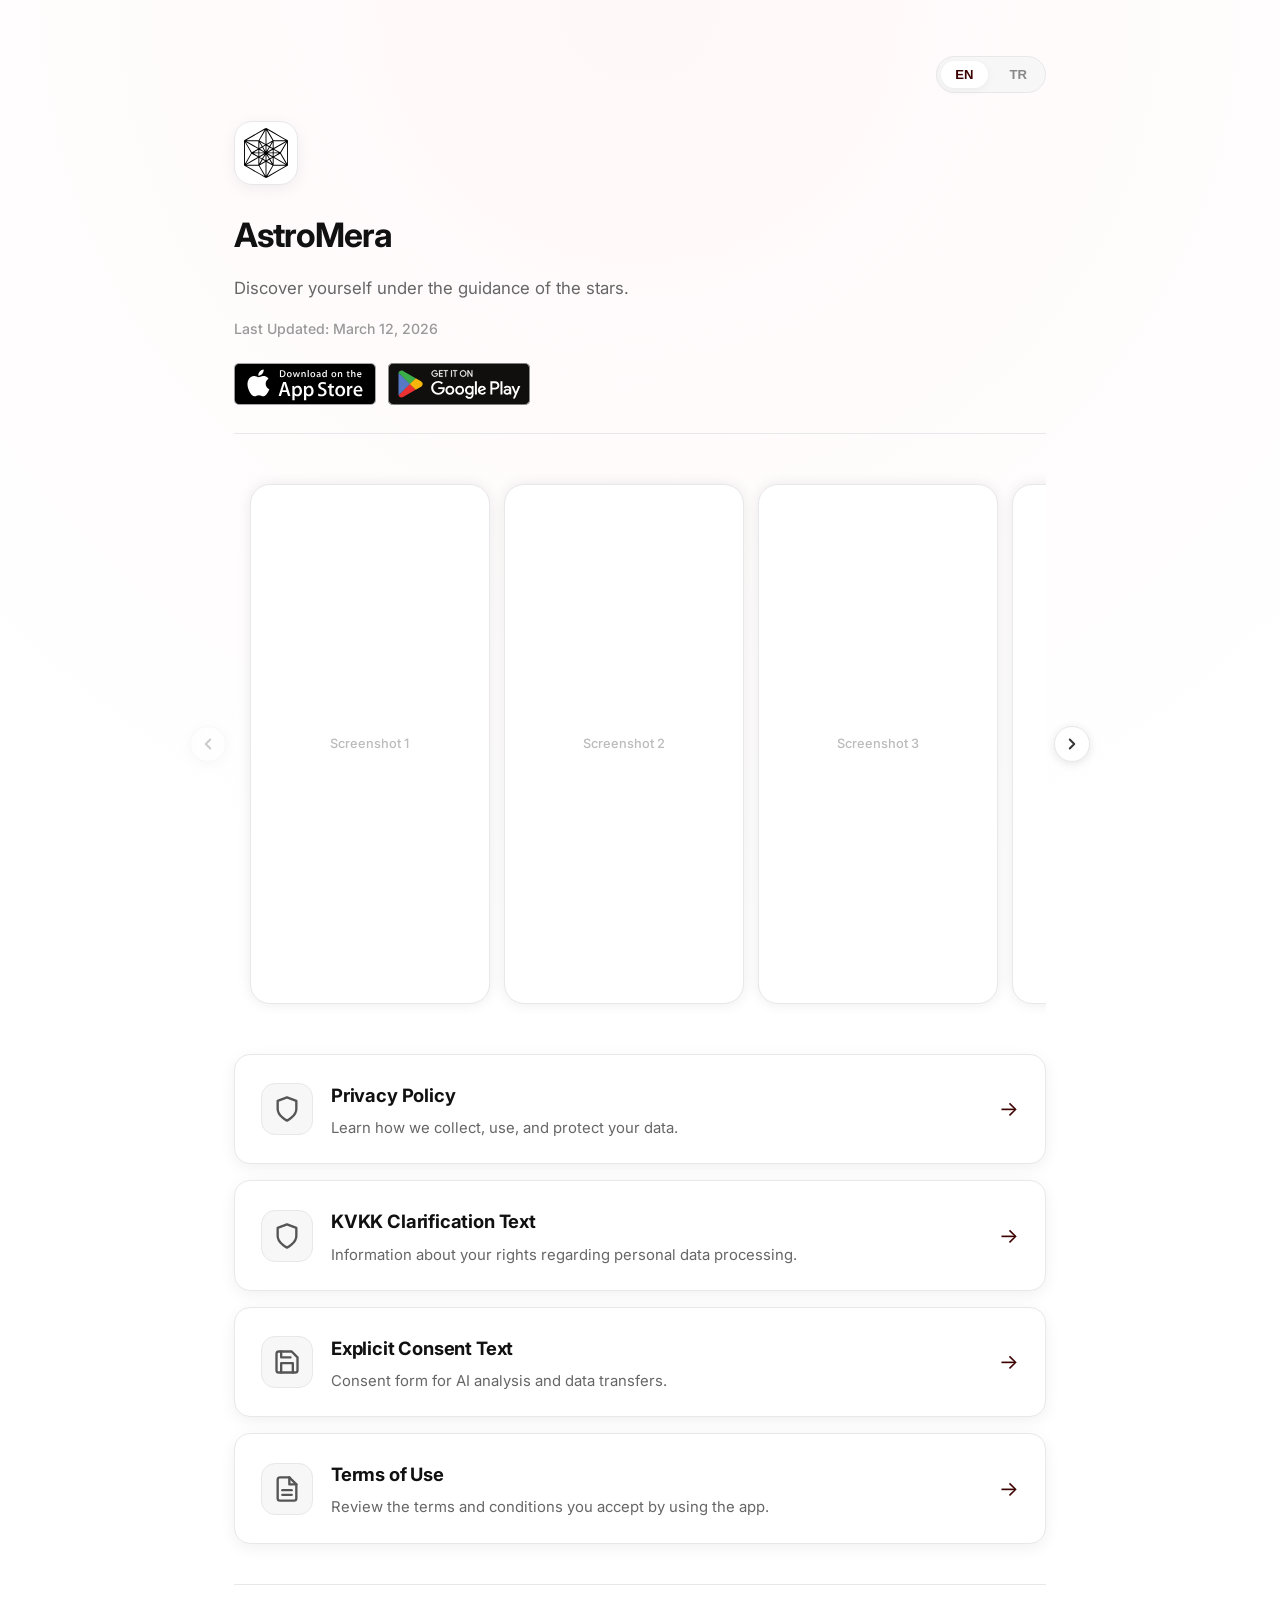
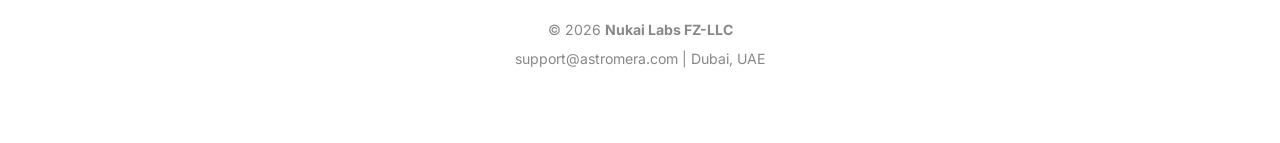
<file: index.html>
<!DOCTYPE html>
<html lang="en">

<head>
    <meta charset="UTF-8">
    <meta name="viewport" content="width=device-width, initial-scale=1.0">
    <meta name="description" content="AstroMera – Gizlilik Politikası ve Kullanım Koşulları.">
    <meta name="theme-color" content="#fff2f4">
    <title>AstroMera – Legal</title>
    <link rel="preconnect" href="https://fonts.googleapis.com">
    <link rel="preconnect" href="https://fonts.gstatic.com" crossorigin>
    <link href="https://fonts.googleapis.com/css2?family=Inter:wght@400;500;600;700&display=swap" rel="stylesheet">
    <link rel="stylesheet" href="style.css">
</head>

<body>

    <div class="container">

        <nav class="breadcrumb">
            <div></div> <!-- Spacer -->
            <div class="lang-switcher">
                <button class="lang-btn" data-lang="en">EN</button>
                <button class="lang-btn" data-lang="tr">TR</button>
            </div>
        </nav>

        <!-- Hero -->
        <header class="hero">
            <div class="app-icon">
                <img src="images/logo.svg" alt="AstroMera Icon">
            </div>
            <h1 class="app-name">AstroMera</h1>
            <p class="short-desc tr-only">Yıldızların rehberliğinde kendinizi keşfedin.</p>
            <p class="short-desc en-only">Discover yourself under the guidance of the stars.</p>
            
            <div class="last-updated tr-only">Son Güncelleme: <time datetime="2026-03-12">12 Mart 2026</time></div>
            <div class="last-updated en-only">Last Updated: <time datetime="2026-03-12">March 12, 2026</time></div>

            <!-- Mağaza Butonları -->
            <div class="store-badges">
                <a href="https://apps.apple.com/your-app-link" target="_blank" rel="noopener" class="badge-link"
                    aria-label="App Store'dan indir">
                    <img src="images/app-store-badge.svg" alt="Download on the App Store" class="badge-img">
                </a>
                <a href="https://play.google.com/store/apps/your-app-link" target="_blank" rel="noopener"
                    class="badge-link" aria-label="Google Play'den indir">
                    <img src="images/google-play-badge.svg" alt="Get it on Google Play"
                        class="badge-img badge-img--play">
                </a>
            </div>
        </header>

        <!-- Mağaza Ekran Görüntüsü -->
        <section class="screenshots-section" aria-label="Ekran görüntüleri">
            <div class="carousel-wrapper">
                <button class="carousel-btn carousel-btn--prev" id="prevBtn" aria-label="Önceki">
                    <svg xmlns="http://www.w3.org/2000/svg" width="18" height="18" viewBox="0 0 24 24" fill="none"
                        stroke="currentColor" stroke-width="2.5" stroke-linecap="round" stroke-linejoin="round">
                        <polyline points="15 18 9 12 15 6"></polyline>
                    </svg>
                </button>

                <div class="carousel-track-outer">
                    <div class="carousel-track" id="carouselTrack">
                        <div class="screenshot-slot">
                            <div class="screenshot-label tr-only">Ekran Görüntüsü 1</div>
                            <div class="screenshot-label en-only">Screenshot 1</div>
                        </div>
                        <div class="screenshot-slot">
                            <div class="screenshot-label tr-only">Ekran Görüntüsü 2</div>
                            <div class="screenshot-label en-only">Screenshot 2</div>
                        </div>
                        <div class="screenshot-slot">
                            <div class="screenshot-label tr-only">Ekran Görüntüsü 3</div>
                            <div class="screenshot-label en-only">Screenshot 3</div>
                        </div>
                        <div class="screenshot-slot">
                            <div class="screenshot-label tr-only">Ekran Görüntüsü 4</div>
                            <div class="screenshot-label en-only">Screenshot 4</div>
                        </div>
                        <div class="screenshot-slot">
                            <div class="screenshot-label tr-only">Ekran Görüntüsü 5</div>
                            <div class="screenshot-label en-only">Screenshot 5</div>
                        </div>
                        <div class="screenshot-slot">
                            <div class="screenshot-label tr-only">Ekran Görüntüsü 6</div>
                            <div class="screenshot-label en-only">Screenshot 6</div>
                        </div>
                    </div>
                </div>

                <button class="carousel-btn carousel-btn--next" id="nextBtn" aria-label="Sonraki">
                    <svg xmlns="http://www.w3.org/2000/svg" width="18" height="18" viewBox="0 0 24 24" fill="none"
                        stroke="currentColor" stroke-width="2.5" stroke-linecap="round" stroke-linejoin="round">
                        <polyline points="9 18 15 12 9 6"></polyline>
                    </svg>
                </button>
            </div>
        </section>

        <script src="script.js"></script>

        <!-- Legal Kartlar -->
        <main>
            <div class="legal-cards">

                <a href="privacy.html" class="legal-card">
                    <div class="card-icon">
                        <svg xmlns="http://www.w3.org/2000/svg" width="28" height="28" viewBox="0 0 24 24" fill="none"
                            stroke="currentColor" stroke-width="2" stroke-linecap="round" stroke-linejoin="round">
                            <path d="M12 22s8-4 8-10V5l-8-3-8 3v7c0 6 8 10 8 10z"></path>
                        </svg>
                    </div>
                    <div class="card-text">
                        <h2 class="tr-only">Gizlilik Politikası</h2>
                        <h2 class="en-only">Privacy Policy</h2>
                        <p class="tr-only">Verilerinizi nasıl topladığımızı ve koruduğumuzu öğrenin.</p>
                        <p class="en-only">Learn how we collect, use, and protect your data.</p>
                    </div>
                    <div class="card-arrow">→</div>
                </a>

                <a href="kvkk.html" class="legal-card">
                    <div class="card-icon">
                        <svg xmlns="http://www.w3.org/2000/svg" width="28" height="28" viewBox="0 0 24 24" fill="none"
                            stroke="currentColor" stroke-width="2" stroke-linecap="round" stroke-linejoin="round">
                            <path d="M12 22s8-4 8-10V5l-8-3-8 3v7c0 6 8 10 8 10z"></path>
                        </svg>
                    </div>
                    <div class="card-text">
                        <h2 class="tr-only">KVKK Aydınlatma Metni</h2>
                        <h2 class="en-only">KVKK Clarification Text</h2>
                        <p class="tr-only">Kişisel verilerinizin işlenmesi ile ilgili haklarınız hakkında bilgi edinin.</p>
                        <p class="en-only">Information about your rights regarding personal data processing.</p>
                    </div>
                    <div class="card-arrow">→</div>
                </a>

                <a href="consent.html" class="legal-card">
                    <div class="card-icon">
                        <svg xmlns="http://www.w3.org/2000/svg" width="28" height="28" viewBox="0 0 24 24" fill="none"
                            stroke="currentColor" stroke-width="2" stroke-linecap="round" stroke-linejoin="round">
                            <path d="M19 21H5a2 2 0 0 1-2-2V5a2 2 0 0 1 2-2h11l5 5v11a2 2 0 0 1-2 2z"></path>
                            <polyline points="17 21 17 13 7 13 7 21"></polyline>
                            <polyline points="7 3 7 8 15 8"></polyline>
                        </svg>
                    </div>
                    <div class="card-text">
                        <h2 class="tr-only">Açık Rıza Metni</h2>
                        <h2 class="en-only">Explicit Consent Text</h2>
                        <p class="tr-only">Yapay zeka analizleri ve veri aktarımı için onay formunuzu inceleyin.</p>
                        <p class="en-only">Consent form for AI analysis and data transfers.</p>
                    </div>
                    <div class="card-arrow">→</div>
                </a>

                <a href="terms.html" class="legal-card">
                    <div class="card-icon">
                        <svg xmlns="http://www.w3.org/2000/svg" width="28" height="28" viewBox="0 0 24 24" fill="none"
                            stroke="currentColor" stroke-width="2" stroke-linecap="round" stroke-linejoin="round">
                            <path d="M14 2H6a2 2 0 0 0-2 2v16a2 2 0 0 0 2 2h12a2 2 0 0 0 2-2V8z"></path>
                            <polyline points="14 2 14 8 20 8"></polyline>
                            <line x1="16" y1="13" x2="8" y2="13"></line>
                            <line x1="16" y1="17" x2="8" y2="17"></line>
                        </svg>
                    </div>
                    <div class="card-text">
                        <h2 class="tr-only">Kullanım Koşulları</h2>
                        <h2 class="en-only">Terms of Use</h2>
                        <p class="tr-only">Uygulamayı kullanarak kabul ettiğiniz şartları inceleyin.</p>
                        <p class="en-only">Review the terms and conditions you accept by using the app.</p>
                    </div>
                    <div class="card-arrow">→</div>
                </a>

            </div>
        </main>

        <!-- Footer -->
        <footer class="site-footer">
            <p>&copy; 2026 <strong>Nukai Labs FZ-LLC</strong></p>
            <p class="tr-only"><a href="mailto:support@astromera.com">support@astromera.com</a> | Dubai, UAE</p>
            <p class="en-only"><a href="mailto:support@astromera.com">support@astromera.com</a> | Dubai, UAE</p>
        </footer>

    </div>

</body>

</html>
</file>
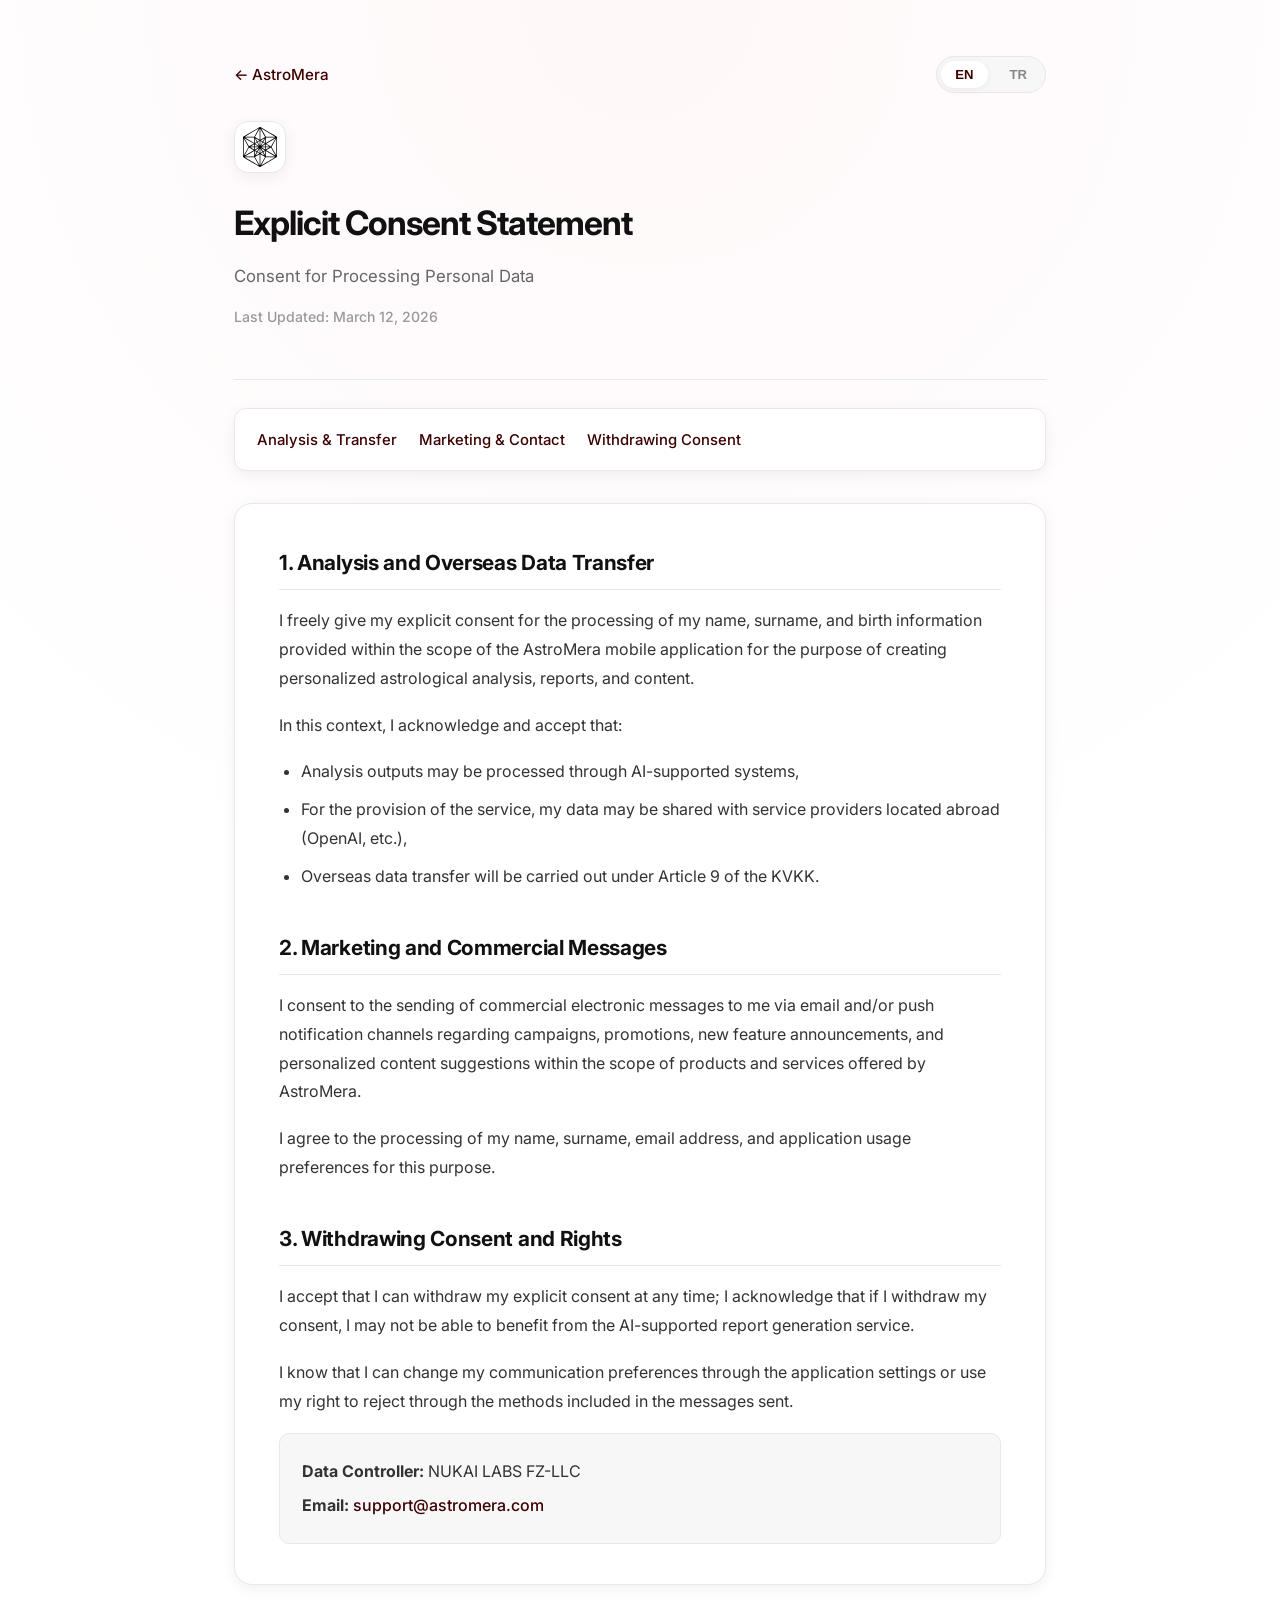
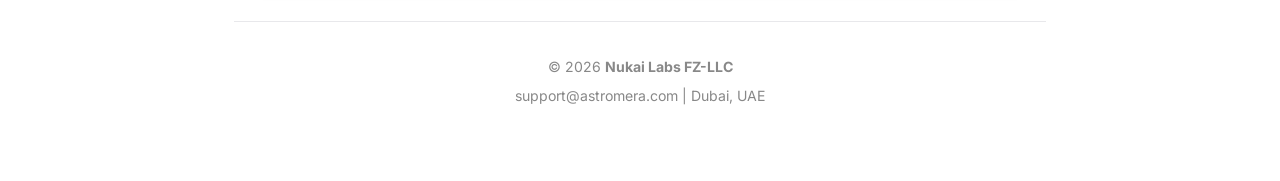
<file: consent.html>
<!DOCTYPE html>
<html lang="en">

<head>
    <meta charset="UTF-8">
    <meta name="viewport" content="width=device-width, initial-scale=1.0">
    <meta name="description"
        content="AstroMera Açık Rıza Beyanı – Yapay zeka analizleri ve veri aktarımı onay formunu inceleyin.">
    <meta name="theme-color" content="#fff2f4">
    <title>Explicit Consent – AstroMera</title>
    <link rel="preconnect" href="https://fonts.googleapis.com">
    <link rel="preconnect" href="https://fonts.gstatic.com" crossorigin>
    <link href="https://fonts.googleapis.com/css2?family=Inter:wght@400;500;600;700&display=swap" rel="stylesheet">
    <link rel="stylesheet" href="style.css">
</head>

<body>

    <div class="container">

        <!-- Back -->
        <nav class="breadcrumb" aria-label="Breadcrumb">
            <a href="index.html" class="tr-only">← AstroMera</a>
            <a href="index.html" class="en-only">← AstroMera</a>
            <div class="lang-switcher">
                <button class="lang-btn" data-lang="en">EN</button>
                <button class="lang-btn" data-lang="tr">TR</button>
            </div>
        </nav>

        <!-- Hero -->
        <header class="hero hero--sub">
            <div class="app-icon">
                <img src="images/logo.svg" alt="AstroMera Icon">
            </div>
            <h1 class="app-name tr-only">Açık Rıza Beyanı</h1>
            <h1 class="app-name en-only">Explicit Consent Statement</h1>
            <p class="short-desc tr-only">Kişisel Verilerin İşlenmesine İlişkin Onay</p>
            <p class="short-desc en-only">Consent for Processing Personal Data</p>
            <div class="last-updated tr-only">Son Güncelleme: <time datetime="2026-03-12">12 Mart 2026</time></div>
            <div class="last-updated en-only">Last Updated: <time datetime="2026-03-12">March 12, 2026</time></div>
        </header>

        <!-- Anchor Menü -->
        <nav class="anchor-menu" aria-label="Bölümler">
            <ul class="tr-only">
                <li><a href="#tr-ai-consent">Analiz ve Veri Aktarımı</a></li>
                <li><a href="#tr-marketing-consent">Pazarlama ve İletişim</a></li>
                <li><a href="#tr-withdraw">Rızanın Geri Çekilmesi</a></li>
            </ul>
            <ul class="en-only">
                <li><a href="#en-ai-consent">Analysis & Transfer</a></li>
                <li><a href="#en-marketing-consent">Marketing & Contact</a></li>
                <li><a href="#en-withdraw">Withdrawing Consent</a></li>
            </ul>
        </nav>

        <main>
            <article class="document-section">
                <!-- Turkish Content -->
                <div class="content-block tr-only">
                    <h2 id="tr-ai-consent">1. Analiz ve Yurtdışı Veri Aktarımı</h2>
                    <p>AstroMera mobil uygulaması kapsamında tarafımca sağlanan ad, soyad ve doğum bilgilerimin kişiye özel astrolojik analiz, rapor ve içerik oluşturulması amacıyla işlenmesine özgür irademle açık rıza veririm.</p>
                    <p>Bu kapsamda;</p>
                    <ul>
                        <li>Analiz çıktılarının yapay zeka destekli sistemler aracılığıyla işlenebileceğini,</li>
                        <li>Hizmetin sunulabilmesi amacıyla verilerimin yurt dışında yerleşik hizmet sağlayıcılarla (OpenAI vb.) paylaşılabileceğini,</li>
                        <li>Yurtdışı veri aktarımının KVKK’nın 9. maddesi kapsamında gerçekleştirileceğini biliyorum.</li>
                    </ul>

                    <h2 id="tr-marketing-consent">2. Pazarlama ve Ticari İletiler</h2>
                    <p>AstroMera tarafından sunulan ürün ve hizmetler kapsamında kampanya, promosyon, yeni özellik duyuruları ve kişiselleştirilmiş içerik önerileri hakkında tarafıma e-posta ve/veya anlık bildirim (push notification) kanalları aracılığıyla ticari elektronik ileti gönderilmesine onay veririm.</p>
                    <p>Bu amaçla ad, soyad, e-posta adresi ve uygulama kullanım tercihlerimin işlenmesini kabul ederim.</p>

                    <h2 id="tr-withdraw">3. Rızanın Geri Çekilmesi ve Haklar</h2>
                    <p>Açık rızamı dilediğim zaman geri çekebileceğimi; rızamı geri çekmem halinde yapay zeka destekli rapor oluşturma hizmetinden faydalanamayabileceğimi bildiğimi kabul ederim.</p>
                    <p>İletişim tercihlerimi uygulama ayarları üzerinden değiştirebileceğimi veya gönderilen iletilerde yer alan yöntemlerle ret hakkımı kullanabileceğimi biliyorum.</p>
                    
                    <div class="contact-card">
                        <p><strong>Veri Sorumlusu:</strong> NUKAI LABS FZ-LLC</p>
                        <p><strong>E-posta:</strong> <a href="mailto:support@astromera.com">support@astromera.com</a></p>
                    </div>
                </div>

                <!-- English Content -->
                <div class="content-block en-only">
                    <h2 id="en-ai-consent">1. Analysis and Overseas Data Transfer</h2>
                    <p>I freely give my explicit consent for the processing of my name, surname, and birth information provided within the scope of the AstroMera mobile application for the purpose of creating personalized astrological analysis, reports, and content.</p>
                    <p>In this context, I acknowledge and accept that:</p>
                    <ul>
                        <li>Analysis outputs may be processed through AI-supported systems,</li>
                        <li>For the provision of the service, my data may be shared with service providers located abroad (OpenAI, etc.),</li>
                        <li>Overseas data transfer will be carried out under Article 9 of the KVKK.</li>
                    </ul>

                    <h2 id="en-marketing-consent">2. Marketing and Commercial Messages</h2>
                    <p>I consent to the sending of commercial electronic messages to me via email and/or push notification channels regarding campaigns, promotions, new feature announcements, and personalized content suggestions within the scope of products and services offered by AstroMera.</p>
                    <p>I agree to the processing of my name, surname, email address, and application usage preferences for this purpose.</p>

                    <h2 id="en-withdraw">3. Withdrawing Consent and Rights</h2>
                    <p>I accept that I can withdraw my explicit consent at any time; I acknowledge that if I withdraw my consent, I may not be able to benefit from the AI-supported report generation service.</p>
                    <p>I know that I can change my communication preferences through the application settings or use my right to reject through the methods included in the messages sent.</p>
                    
                    <div class="contact-card">
                        <p><strong>Data Controller:</strong> NUKAI LABS FZ-LLC</p>
                        <p><strong>Email:</strong> <a href="mailto:support@astromera.com">support@astromera.com</a></p>
                    </div>
                </div>
            </article>
        </main>

        <footer class="site-footer">
            <p>&copy; 2026 <strong>Nukai Labs FZ-LLC</strong></p>
            <p class="tr-only"><a href="mailto:support@astromera.com">support@astromera.com</a> | Dubai, UAE</p>
            <p class="en-only"><a href="mailto:support@astromera.com">support@astromera.com</a> | Dubai, UAE</p>
        </footer>

    </div>
    <script src="script.js"></script>
</body>

</html>
</file>
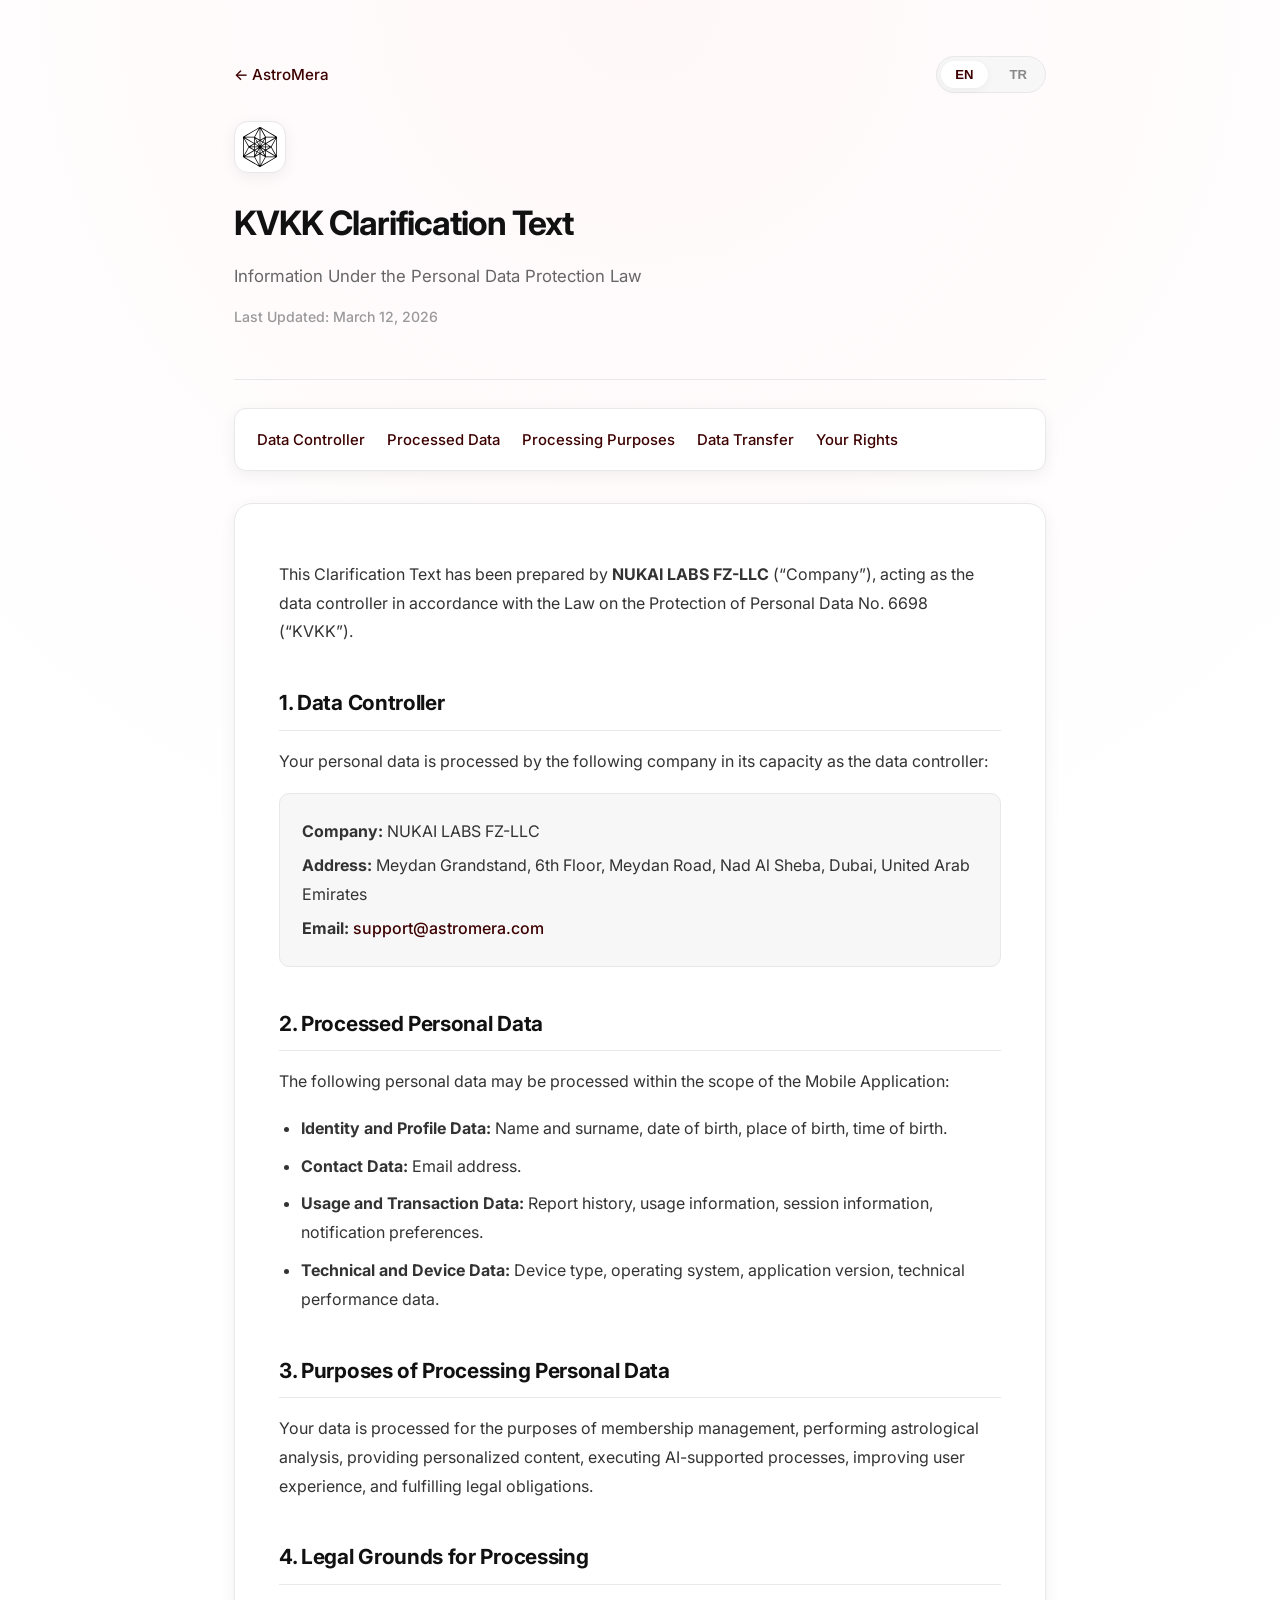
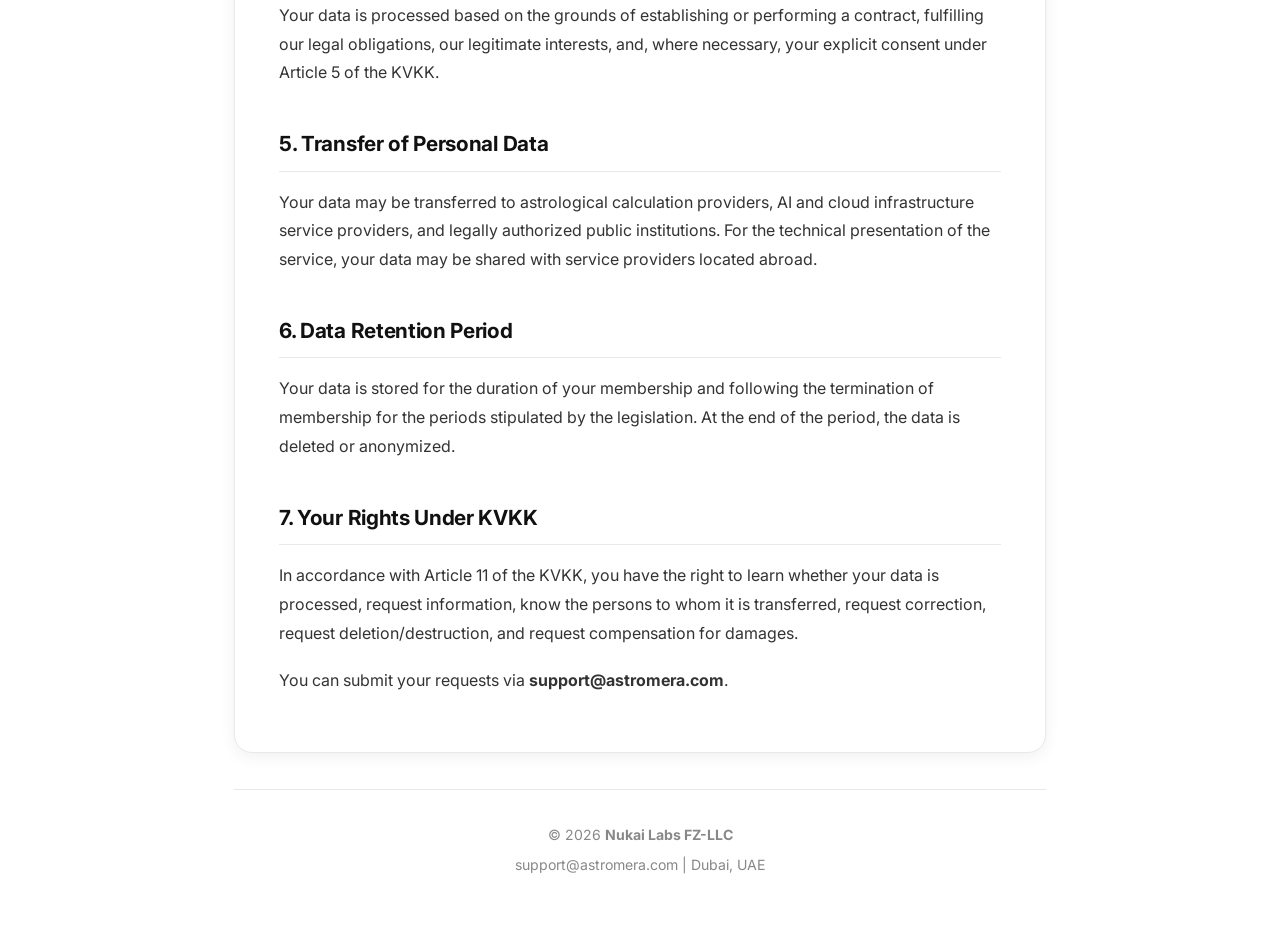
<file: kvkk.html>
<!DOCTYPE html>
<html lang="en">

<head>
    <meta charset="UTF-8">
    <meta name="viewport" content="width=device-width, initial-scale=1.0">
    <meta name="description"
        content="AstroMera KVKK Aydınlatma Metni – Kişisel verilerinizin nasıl işlendiğini öğrenin.">
    <meta name="theme-color" content="#fff2f4">
    <title>KVKK Clarification Text – AstroMera</title>
    <link rel="preconnect" href="https://fonts.googleapis.com">
    <link rel="preconnect" href="https://fonts.gstatic.com" crossorigin>
    <link href="https://fonts.googleapis.com/css2?family=Inter:wght@400;500;600;700&display=swap" rel="stylesheet">
    <link rel="stylesheet" href="style.css">
</head>

<body>

    <div class="container">

        <!-- Back -->
        <nav class="breadcrumb" aria-label="Breadcrumb">
            <a href="index.html" class="tr-only">← AstroMera</a>
            <a href="index.html" class="en-only">← AstroMera</a>
            <div class="lang-switcher">
                <button class="lang-btn" data-lang="en">EN</button>
                <button class="lang-btn" data-lang="tr">TR</button>
            </div>
        </nav>

        <!-- Hero -->
        <header class="hero hero--sub">
            <div class="app-icon">
                <img src="images/logo.svg" alt="AstroMera Icon">
            </div>
            <h1 class="app-name tr-only">KVKK Aydınlatma Metni</h1>
            <h1 class="app-name en-only">KVKK Clarification Text</h1>
            <p class="short-desc tr-only">Kişisel Verilerin Korunması Kanunu Kapsamında Bilgilendirme</p>
            <p class="short-desc en-only">Information Under the Personal Data Protection Law</p>
            <div class="last-updated tr-only">Son Güncelleme: <time datetime="2026-03-12">12 Mart 2026</time></div>
            <div class="last-updated en-only">Last Updated: <time datetime="2026-03-12">March 12, 2026</time></div>
        </header>

        <!-- Anchor Menü -->
        <nav class="anchor-menu" aria-label="Bölümler">
            <ul class="tr-only">
                <li><a href="#tr-veri-sorumlusu">Veri Sorumlusu</a></li>
                <li><a href="#tr-islenen-veriler">İşlenen Veriler</a></li>
                <li><a href="#tr-isleme-amaclari">İşlenme Amaçları</a></li>
                <li><a href="#tr-aktarim">Veri Aktarımı</a></li>
                <li><a href="#tr-haklar">Haklarınız</a></li>
            </ul>
            <ul class="en-only">
                <li><a href="#en-data-controller">Data Controller</a></li>
                <li><a href="#en-processed-data">Processed Data</a></li>
                <li><a href="#en-processing-purposes">Processing Purposes</a></li>
                <li><a href="#en-data-transfer">Data Transfer</a></li>
                <li><a href="#en-rights">Your Rights</a></li>
            </ul>
        </nav>

        <main>
            <article class="document-section">
                <!-- Turkish Content -->
                <div class="content-block tr-only">
                    <p>İşbu Aydınlatma Metni, 6698 sayılı Kişisel Verilerin Korunması Kanunu (“KVKK”) uyarınca veri sorumlusu sıfatını haiz <strong>NUKAI LABS FZ-LLC</strong> (“Şirket”) tarafından hazırlanmıştır.</p>

                    <h2 id="tr-veri-sorumlusu">1. Veri Sorumlusu</h2>
                    <p>Kişisel verileriniz, veri sorumlusu sıfatıyla aşağıdaki şirket tarafından işlenmektedir:</p>
                    <div class="contact-card">
                        <p><strong>Şirket:</strong> NUKAI LABS FZ-LLC</p>
                        <p><strong>Adres:</strong> Meydan Grandstand, 6th Floor, Meydan Road, Nad Al Sheba, Dubai, United Arab Emirates</p>
                        <p><strong>E-pota:</strong> <a href="mailto:support@astromera.com">support@astromera.com</a></p>
                    </div>

                    <h2 id="tr-islenen-veriler">2. İşlenen Kişisel Veriler</h2>
                    <p>Mobil Uygulama kapsamında aşağıdaki kişisel verileriniz işlenebilmektedir:</p>
                    <ul>
                        <li><strong>Kimlik ve Profil Verileri:</strong> Ad ve soyad, doğum tarihi, doğum yeri, doğum saati.</li>
                        <li><strong>İletişim Verileri:</strong> E-posta adresi.</li>
                        <li><strong>Kullanım ve İşlem Verileri:</strong> Rapor geçmişi, kullanım bilgileri, oturum bilgileri, bildirim tercihleri.</li>
                        <li><strong>Teknik ve Cihaz Verileri:</strong> Cihaz türü, işletim sistemi, uygulama sürümü, teknik performans verileri.</li>
                    </ul>

                    <h2 id="tr-isleme-amaclari">3. Kişisel Verilerin İşlenme Amaçları</h2>
                    <p>Verileriniz; üyelik yönetimi, astrolojik analizlerin gerçekleştirilmesi, kişiye özel içerik sunumu, yapay zeka destekli süreçlerin yürütülmesi, kullanıcının deneyiminin geliştirilmesi ve hukuki yükümlülüklerin yerine getirilmesi amaçlarıyla işlenmektedir.</p>

                    <h2 id="tr-isleme-hukuki">4. İşlemenin Hukuki Sebepleri</h2>
                    <p>Verileriniz, KVKK’nın 5. maddesi kapsamında; bir sözleşmenin kurulması veya ifası, hukuki yükümlülüklerimizin yerine getirilmesi, meşru menfaatlerimiz ve gerekli hallerde açık rızanızın bulunması sebeplerine dayanılarak işlenmektedir.</p>

                    <h2 id="tr-aktarim">5. Kişisel Verilerin Aktarılması</h2>
                    <p>Verileriniz; astrolojik hesaplama, yapay zeka ve bulut altyapı hizmet sağlayıcıları ile hukuken yetkili kamu kurumlarına aktarılabilmektedir. Hizmetin teknik sunumu amacıyla verileriniz yurt dışı yerleşik servis sağlayıcılarla paylaşılabilir.</p>

                    <h2 id="tr-saklama">6. Kişisel Verilerin Saklanma Süresi</h2>
                    <p>Verileriniz, üyeliğiniz süresince ve üyeliğin sona ermesini takiben mevzuatta öngörülen süreler boyunca saklanmaktadır. Süre sonunda veriler silinir veya anonim hale getirilir.</p>

                    <h2 id="tr-haklar">7. KVKK Kapsamındaki Haklarınız</h2>
                    <p>KVKK’nın 11. maddesi uyarınca; verilerinizin işlenip işlenmediğini öğrenme, bilgi talep etme, aktarıldığı kişileri bilme, düzeltme isteme, silme/yok edilmesini isteme ve zararın giderilmesini talep etme haklarına sahipsiniz.</p>
                    <p>Taleplerinizi <strong>support@astromera.com</strong> üzerinden iletebilirsiniz.</p>
                </div>

                <!-- English Content -->
                <div class="content-block en-only">
                    <p>This Clarification Text has been prepared by <strong>NUKAI LABS FZ-LLC</strong> (“Company”), acting as the data controller in accordance with the Law on the Protection of Personal Data No. 6698 (“KVKK”).</p>

                    <h2 id="en-data-controller">1. Data Controller</h2>
                    <p>Your personal data is processed by the following company in its capacity as the data controller:</p>
                    <div class="contact-card">
                        <p><strong>Company:</strong> NUKAI LABS FZ-LLC</p>
                        <p><strong>Address:</strong> Meydan Grandstand, 6th Floor, Meydan Road, Nad Al Sheba, Dubai, United Arab Emirates</p>
                        <p><strong>Email:</strong> <a href="mailto:support@astromera.com">support@astromera.com</a></p>
                    </div>

                    <h2 id="en-processed-data">2. Processed Personal Data</h2>
                    <p>The following personal data may be processed within the scope of the Mobile Application:</p>
                    <ul>
                        <li><strong>Identity and Profile Data:</strong> Name and surname, date of birth, place of birth, time of birth.</li>
                        <li><strong>Contact Data:</strong> Email address.</li>
                        <li><strong>Usage and Transaction Data:</strong> Report history, usage information, session information, notification preferences.</li>
                        <li><strong>Technical and Device Data:</strong> Device type, operating system, application version, technical performance data.</li>
                    </ul>

                    <h2 id="en-processing-purposes">3. Purposes of Processing Personal Data</h2>
                    <p>Your data is processed for the purposes of membership management, performing astrological analysis, providing personalized content, executing AI-supported processes, improving user experience, and fulfilling legal obligations.</p>

                    <h2 id="en-legal-grounds">4. Legal Grounds for Processing</h2>
                    <p>Your data is processed based on the grounds of establishing or performing a contract, fulfilling our legal obligations, our legitimate interests, and, where necessary, your explicit consent under Article 5 of the KVKK.</p>

                    <h2 id="en-data-transfer">5. Transfer of Personal Data</h2>
                    <p>Your data may be transferred to astrological calculation providers, AI and cloud infrastructure service providers, and legally authorized public institutions. For the technical presentation of the service, your data may be shared with service providers located abroad.</p>

                    <h2 id="en-data-retention">6. Data Retention Period</h2>
                    <p>Your data is stored for the duration of your membership and following the termination of membership for the periods stipulated by the legislation. At the end of the period, the data is deleted or anonymized.</p>

                    <h2 id="en-rights">7. Your Rights Under KVKK</h2>
                    <p>In accordance with Article 11 of the KVKK, you have the right to learn whether your data is processed, request information, know the persons to whom it is transferred, request correction, request deletion/destruction, and request compensation for damages.</p>
                    <p>You can submit your requests via <strong>support@astromera.com</strong>.</p>
                </div>
            </article>
        </main>

        <footer class="site-footer">
            <p>&copy; 2026 <strong>Nukai Labs FZ-LLC</strong></p>
            <p class="tr-only"><a href="mailto:support@astromera.com">support@astromera.com</a> | Dubai, UAE</p>
            <p class="en-only"><a href="mailto:support@astromera.com">support@astromera.com</a> | Dubai, UAE</p>
        </footer>

    </div>
    <script src="script.js"></script>
</body>

</html>
</file>
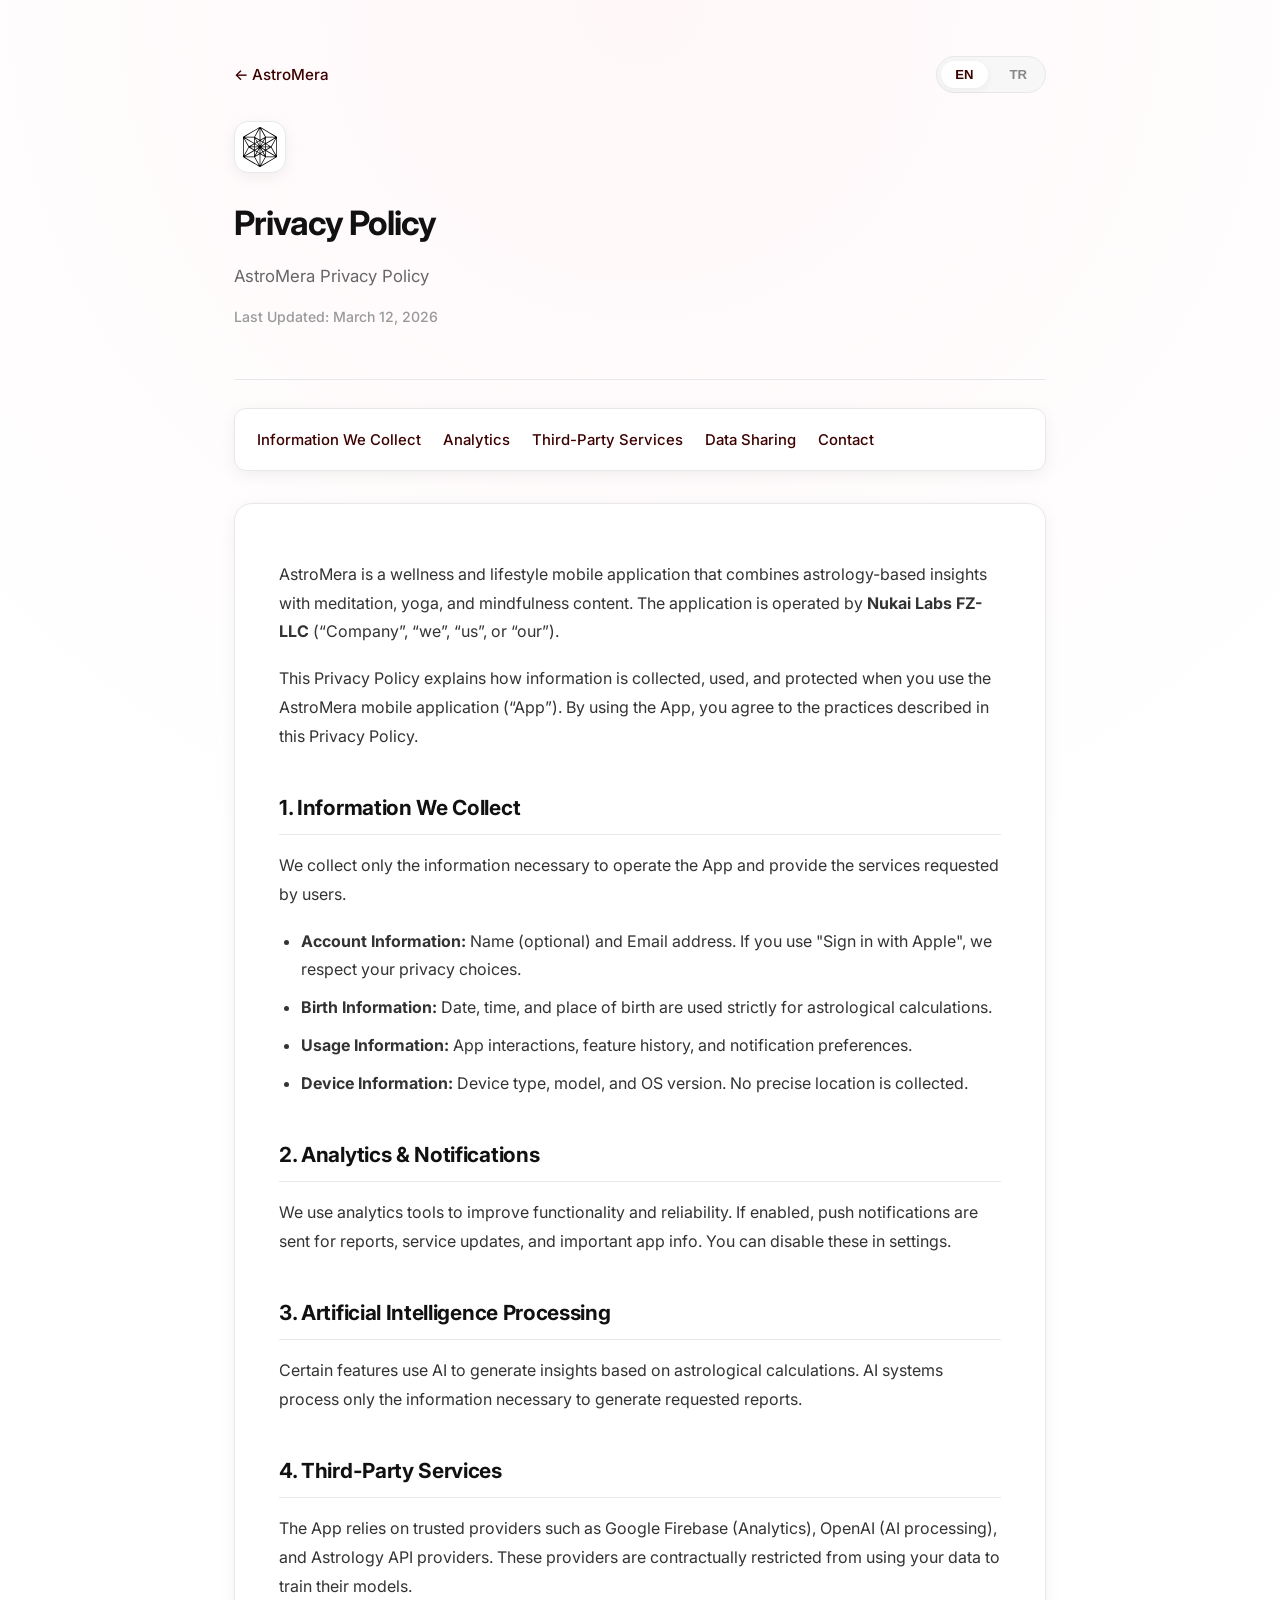
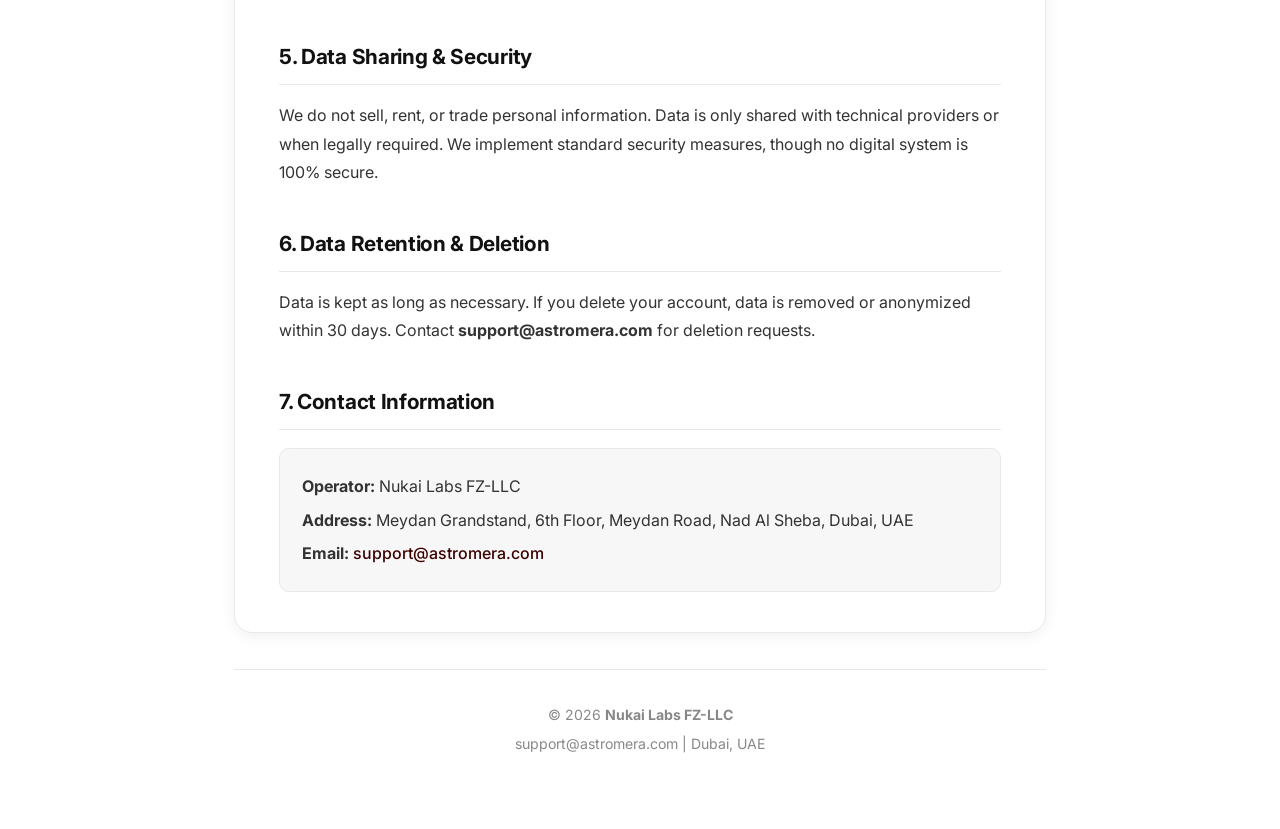
<file: privacy.html>
<!DOCTYPE html>
<html lang="en">

<head>
    <meta charset="UTF-8">
    <meta name="viewport" content="width=device-width, initial-scale=1.0">
    <meta name="description"
        content="AstroMera Gizlilik Politikası – Verilerinizi nasıl topladığımızı ve koruduğumuzu öğrenin.">
    <meta name="theme-color" content="#fff2f4">
    <title>Privacy Policy – AstroMera</title>
    <link rel="preconnect" href="https://fonts.googleapis.com">
    <link rel="preconnect" href="https://fonts.gstatic.com" crossorigin>
    <link href="https://fonts.googleapis.com/css2?family=Inter:wght@400;500;600;700&display=swap" rel="stylesheet">
    <link rel="stylesheet" href="style.css">
</head>

<body>

    <div class="container">

        <!-- Back -->
        <nav class="breadcrumb" aria-label="Breadcrumb">
            <a href="index.html" class="tr-only">← AstroMera</a>
            <a href="index.html" class="en-only">← AstroMera</a>
            <div class="lang-switcher">
                <button class="lang-btn" data-lang="en">EN</button>
                <button class="lang-btn" data-lang="tr">TR</button>
            </div>
        </nav>

        <!-- Hero -->
        <header class="hero hero--sub">
            <div class="app-icon">
                <img src="images/logo.svg" alt="AstroMera Icon">
            </div>
            <h1 class="app-name tr-only">Gizlilik Politikası</h1>
            <h1 class="app-name en-only">Privacy Policy</h1>
            <p class="short-desc tr-only">AstroMera Gizlilik Politikası</p>
            <p class="short-desc en-only">AstroMera Privacy Policy</p>
            <div class="last-updated tr-only">Son Güncelleme: <time datetime="2026-03-12">12 Mart 2026</time></div>
            <div class="last-updated en-only">Last Updated: <time datetime="2026-03-12">March 12, 2026</time></div>
        </header>

        <!-- Anchor Menü -->
        <nav class="anchor-menu" aria-label="Bölümler">
            <ul class="tr-only">
                <li><a href="#tr-collect">Toplanan Veriler</a></li>
                <li><a href="#tr-analytics">Analizler</a></li>
                <li><a href="#tr-third-party">Üçüncü Taraf</a></li>
                <li><a href="#tr-sharing">Veri Paylaşımı</a></li>
                <li><a href="#tr-contact">İletişim</a></li>
            </ul>
            <ul class="en-only">
                <li><a href="#en-collect">Information We Collect</a></li>
                <li><a href="#en-analytics">Analytics</a></li>
                <li><a href="#en-third-party">Third-Party Services</a></li>
                <li><a href="#en-sharing">Data Sharing</a></li>
                <li><a href="#en-contact">Contact</a></li>
            </ul>
        </nav>

        <main>
            <article class="document-section">
                <!-- Turkish Content -->
                <div class="content-block tr-only">
                    <p>AstroMera, astroloji temelli içgörüleri meditasyon, yoga ve farkındalık içerikleriyle birleştiren bir yaşam tarzı mobil uygulamasıdır. Uygulama, <strong>Nukai Labs FZ-LLC</strong> ("Şirket") tarafından işletilmektedir.</p>
                    <p>Bu Gizlilik Politikası, AstroMera mobil uygulamasını kullandığınızda bilgilerinizin nasıl toplandığını, kullanıldığını ve korunduğunu açıklar. Uygulamayı kullanarak bu politikayı kabul etmiş sayılırsınız.</p>

                    <h2 id="tr-collect">1. Toplanan Veriler</h2>
                    <p>Yalnızca uygulamanın çalışması ve talep edilen hizmetlerin sunulması için gerekli olan veriler toplanır.</p>
                    <ul>
                        <li><strong>Hesap Bilgileri:</strong> Ad (isteğe bağlı) ve e-posta adresi. "Sign in with Apple" kullanımında gizlilik tercihlerine saygı duyulur.</li>
                        <li><strong>Doğum Bilgileri:</strong> Doğum tarihi, saati ve yeri yalnızca astrolojik hesaplamalar için kullanılır.</li>
                        <li><strong>Kullanım Bilgileri:</strong> Uygulama içi etkileşimler, rapor geçmişi ve bildirim tercihleri.</li>
                        <li><strong>Cihaz Bilgileri:</strong> Cihaz türü, modeli ve işletim sistemi sürümü. Kesin konum bilgisi toplanmaz.</li>
                    </ul>

                    <h2 id="tr-analytics">2. Analizler ve Bildirimler</h2>
                    <p>Uygulama işlevselliğini artırmak için analiz araçları kullanılır. İzin vermeniz halinde raporlar ve güncellemeler için anlık bildirimler gönderilir. Bunlar ayarlardan kapatılabilir.</p>

                    <h2 id="tr-ai-processing">3. Yapay Zeka Süreçleri</h2>
                    <p>Bazı özellikler, astrolojik hesaplamalara dayalı içgörüler üretmek için yapay zeka teknolojilerini kullanır. Bu sistemler yalnızca ilgili raporu üretmek için gerekli veriyi işler.</p>

                    <h2 id="tr-third-party">4. Üçüncü Taraf Servisler</h2>
                    <p>Uygulama; Google Firebase (Analiz), OpenAI (Yapay Zeka) ve Astroloji API sağlayıcıları gibi güvenilir iş ortaklarıyla çalışır. Bu sağlayıcılar verilerinizi kendi modellerini eğitmek için kullanamazlar.</p>

                    <h2 id="tr-sharing">5. Veri Paylaşımı ve Güvenliği</h2>
                    <p>Kişisel verilerinizin satılmaz veya kiralanmaz. Veriler yalnızca teknik hizmet sağlayıcılarla veya yasal zorunluluk hallerinde paylaşılır. Endüstri standardı güvenlik önlemleri uygulanmaktadır.</p>

                    <h2 id="tr-retention">6. Veri Saklama ve Silme</h2>
                    <p>Veriler hizmet sunumu için gerekli süre boyunca saklanır. Hesabınızı sildiğinizde verileriniz 30 gün içinde silinir veya anonim hale getirilir. Talepleriniz için: <strong>support@astromera.com</strong>.</p>

                    <h2 id="tr-contact">7. İletişim Bilgileri</h2>
                    <div class="contact-card">
                        <p><strong>İşletmeci:</strong> Nukai Labs FZ-LLC</p>
                        <p><strong>Adres:</strong> Meydan Grandstand, 6th Floor, Meydan Road, Nad Al Sheba, Dubai, UAE</p>
                        <p><strong>E-posta:</strong> <a href="mailto:support@astromera.com">support@astromera.com</a></p>
                    </div>
                </div>

                <!-- English Content -->
                <div class="content-block en-only">
                    <p>AstroMera is a wellness and lifestyle mobile application that combines astrology-based insights with meditation, yoga, and mindfulness content. The application is operated by <strong>Nukai Labs FZ-LLC</strong> (“Company”, “we”, “us”, or “our”).</p>
                    <p>This Privacy Policy explains how information is collected, used, and protected when you use the AstroMera mobile application (“App”). By using the App, you agree to the practices described in this Privacy Policy.</p>

                    <h2 id="en-collect">1. Information We Collect</h2>
                    <p>We collect only the information necessary to operate the App and provide the services requested by users.</p>
                    <ul>
                        <li><strong>Account Information:</strong> Name (optional) and Email address. If you use "Sign in with Apple", we respect your privacy choices.</li>
                        <li><strong>Birth Information:</strong> Date, time, and place of birth are used strictly for astrological calculations.</li>
                        <li><strong>Usage Information:</strong> App interactions, feature history, and notification preferences.</li>
                        <li><strong>Device Information:</strong> Device type, model, and OS version. No precise location is collected.</li>
                    </ul>

                    <h2 id="en-analytics">2. Analytics & Notifications</h2>
                    <p>We use analytics tools to improve functionality and reliability. If enabled, push notifications are sent for reports, service updates, and important app info. You can disable these in settings.</p>

                    <h2 id="en-ai-processing">3. Artificial Intelligence Processing</h2>
                    <p>Certain features use AI to generate insights based on astrological calculations. AI systems process only the information necessary to generate requested reports.</p>

                    <h2 id="en-third-party">4. Third-Party Services</h2>
                    <p>The App relies on trusted providers such as Google Firebase (Analytics), OpenAI (AI processing), and Astrology API providers. These providers are contractually restricted from using your data to train their models.</p>

                    <h2 id="en-sharing">5. Data Sharing & Security</h2>
                    <p>We do not sell, rent, or trade personal information. Data is only shared with technical providers or when legally required. We implement standard security measures, though no digital system is 100% secure.</p>

                    <h2 id="en-retention">6. Data Retention & Deletion</h2>
                    <p>Data is kept as long as necessary. If you delete your account, data is removed or anonymized within 30 days. Contact <strong>support@astromera.com</strong> for deletion requests.</p>

                    <h2 id="en-contact">7. Contact Information</h2>
                    <div class="contact-card">
                        <p><strong>Operator:</strong> Nukai Labs FZ-LLC</p>
                        <p><strong>Address:</strong> Meydan Grandstand, 6th Floor, Meydan Road, Nad Al Sheba, Dubai, UAE</p>
                        <p><strong>Email:</strong> <a href="mailto:support@astromera.com">support@astromera.com</a></p>
                    </div>
                </div>
            </article>
        </main>

        <footer class="site-footer">
            <p>&copy; 2026 <strong>Nukai Labs FZ-LLC</strong></p>
            <p class="tr-only"><a href="mailto:support@astromera.com">support@astromera.com</a> | Dubai, UAE</p>
            <p class="en-only"><a href="mailto:support@astromera.com">support@astromera.com</a> | Dubai, UAE</p>
        </footer>

    </div>
    <script src="script.js"></script>
</body>

</html>
</file>
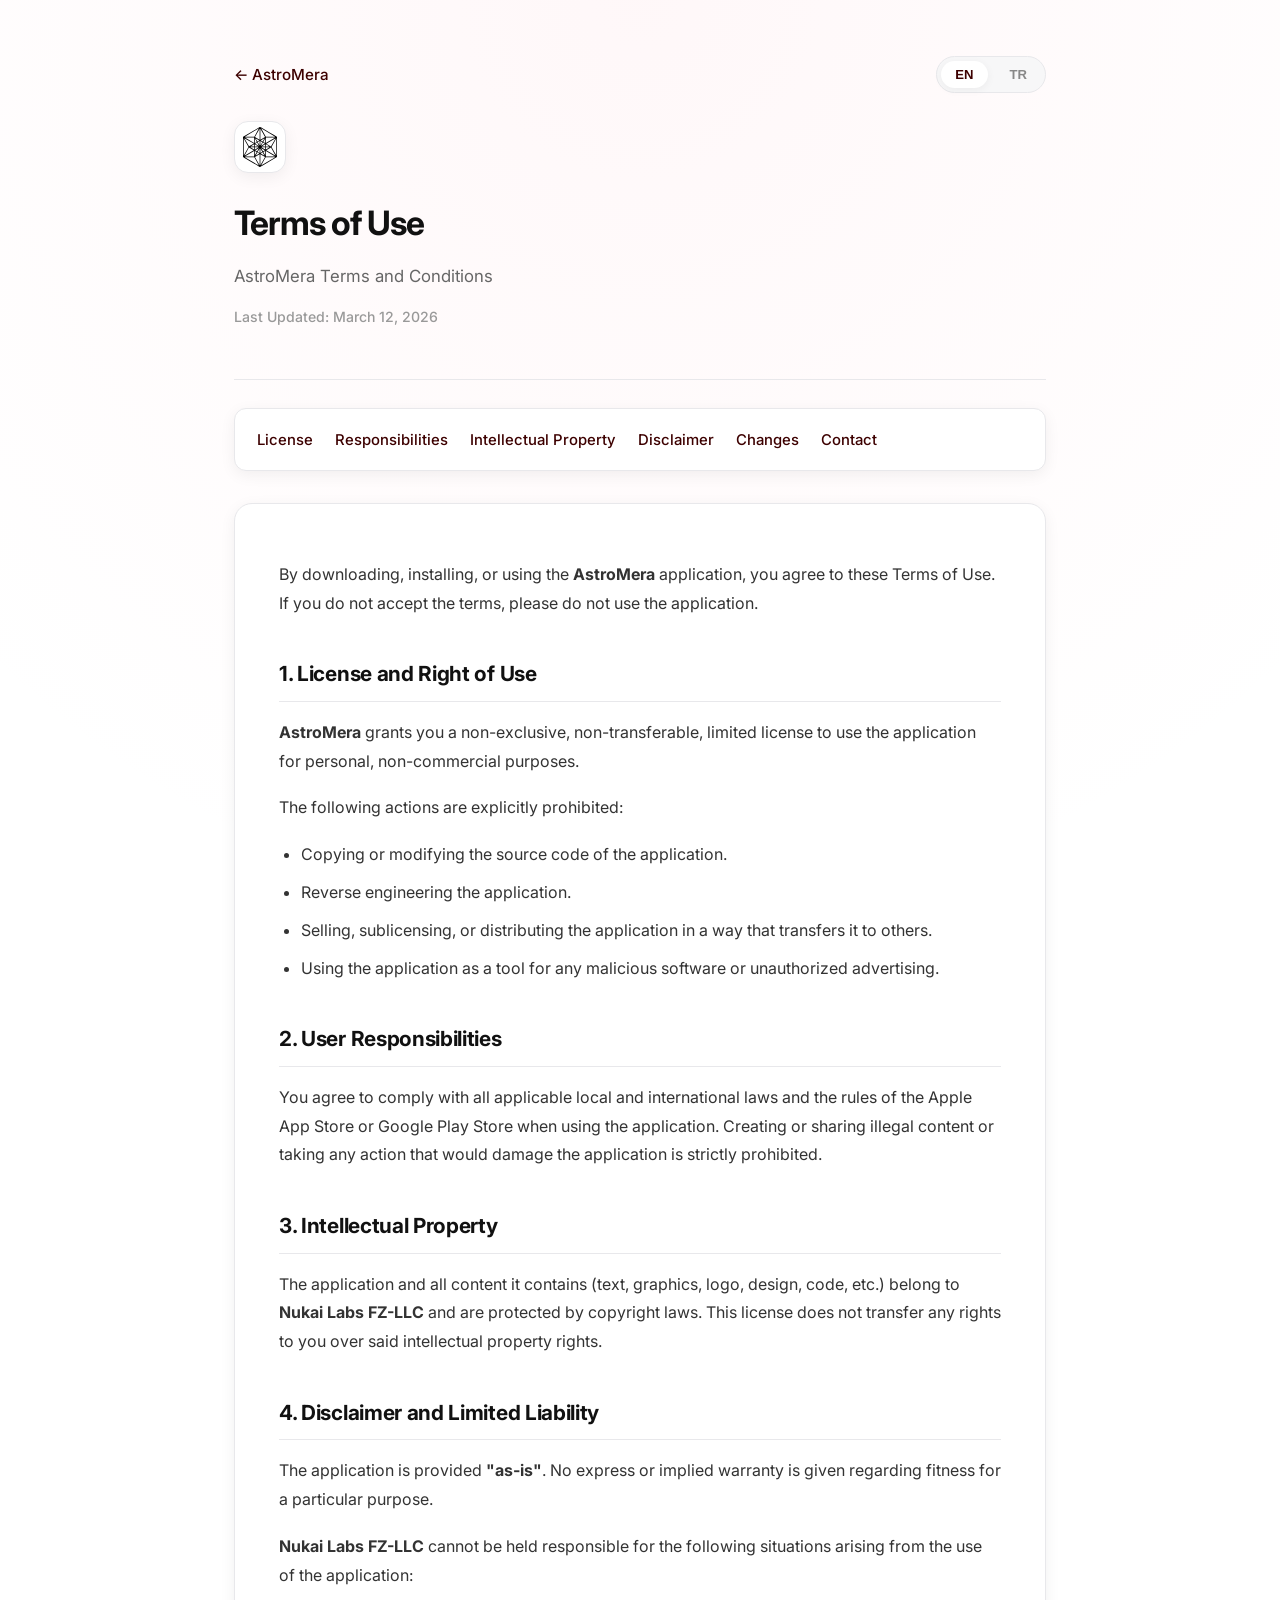
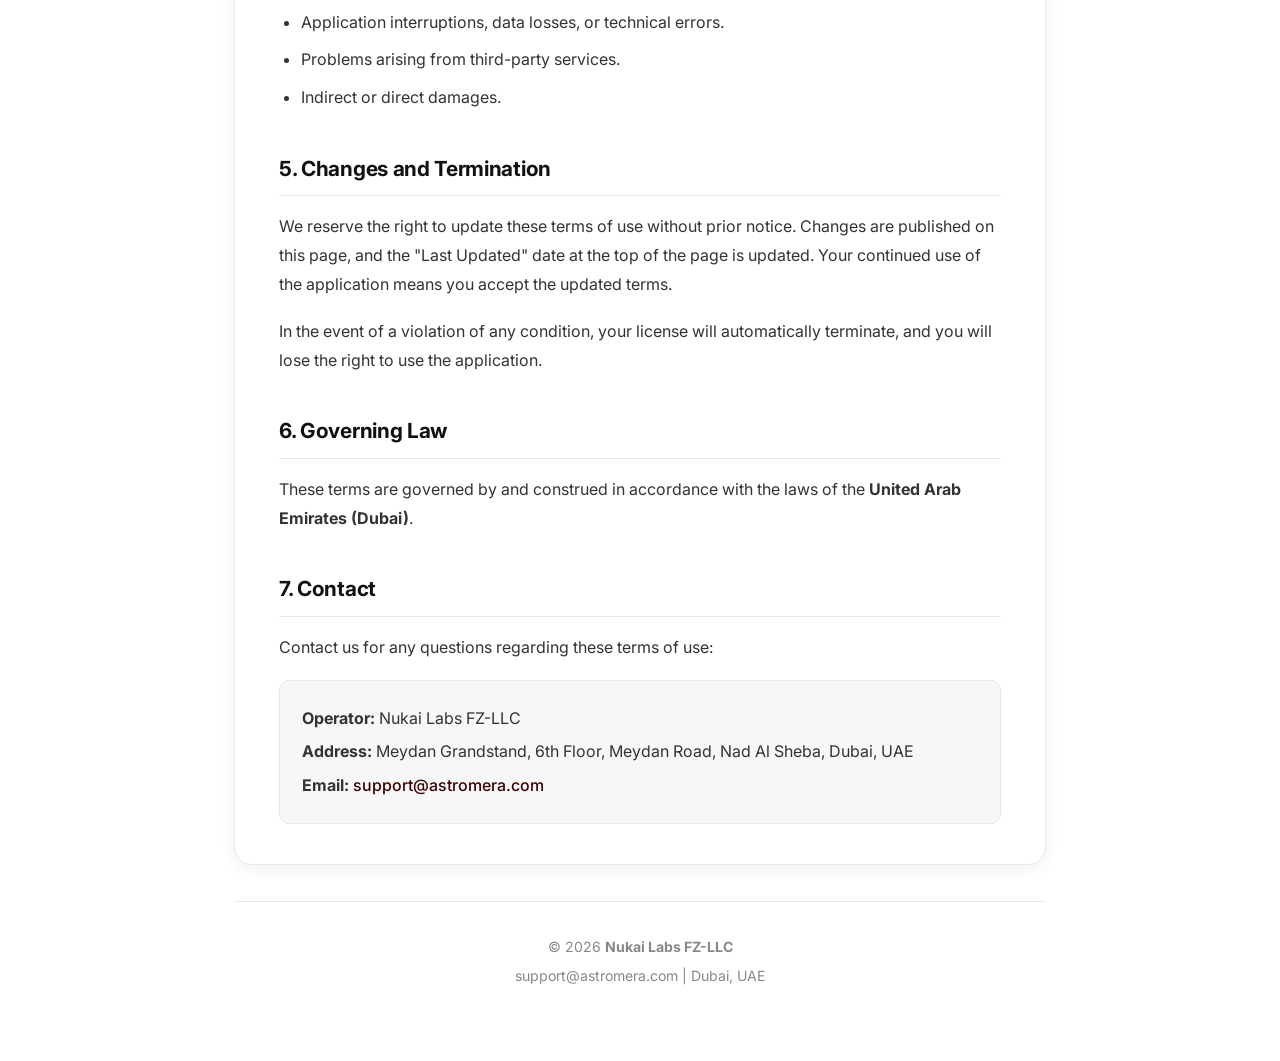
<file: terms.html>
<!DOCTYPE html>
<html lang="en">

<head>
    <meta charset="UTF-8">
    <meta name="viewport" content="width=device-width, initial-scale=1.0">
    <meta name="description"
        content="AstroMera Kullanım Koşulları – Uygulamayı kullanarak kabul ettiğiniz şartları inceleyin.">
    <meta name="theme-color" content="#fff2f4">
    <title>Terms of Use – AstroMera</title>
    <link rel="preconnect" href="https://fonts.googleapis.com">
    <link rel="preconnect" href="https://fonts.gstatic.com" crossorigin>
    <link href="https://fonts.googleapis.com/css2?family=Inter:wght@400;500;600;700&display=swap" rel="stylesheet">
    <link rel="stylesheet" href="style.css">
</head>

<body>

    <div class="container">

        <!-- Back -->
        <nav class="breadcrumb" aria-label="Breadcrumb">
            <a href="index.html" class="tr-only">← AstroMera</a>
            <a href="index.html" class="en-only">← AstroMera</a>
            <div class="lang-switcher">
                <button class="lang-btn" data-lang="en">EN</button>
                <button class="lang-btn" data-lang="tr">TR</button>
            </div>
        </nav>

        <!-- Hero -->
        <header class="hero hero--sub">
            <div class="app-icon">
                <img src="images/logo.svg" alt="AstroMera Icon">
            </div>
            <h1 class="app-name tr-only">Kullanım Koşulları</h1>
            <h1 class="app-name en-only">Terms of Use</h1>
            <p class="short-desc tr-only">AstroMera Kullanım Koşulları</p>
            <p class="short-desc en-only">AstroMera Terms and Conditions</p>
            <div class="last-updated tr-only">Son Güncelleme: <time datetime="2026-03-12">12 Mart 2026</time></div>
            <div class="last-updated en-only">Last Updated: <time datetime="2026-03-12">March 12, 2026</time></div>
        </header>

        <!-- Anchor Menü -->
        <nav class="anchor-menu" aria-label="Bölümler">
            <ul class="tr-only">
                <li><a href="#tr-lisans">Lisans</a></li>
                <li><a href="#tr-sorumluluklar">Sorumluluklar</a></li>
                <li><a href="#tr-fikri-mulkiyet">Fikri Mülkiyet</a></li>
                <li><a href="#tr-feragatname">Feragatname</a></li>
                <li><a href="#tr-degisiklikler">Değişiklikler</a></li>
                <li><a href="#tr-iletisim">İletişim</a></li>
            </ul>
            <ul class="en-only">
                <li><a href="#en-license">License</a></li>
                <li><a href="#en-responsibilities">Responsibilities</a></li>
                <li><a href="#en-intellectual-property">Intellectual Property</a></li>
                <li><a href="#en-disclaimer">Disclaimer</a></li>
                <li><a href="#en-changes">Changes</a></li>
                <li><a href="#en-contact">Contact</a></li>
            </ul>
        </nav>

        <main>
            <article class="document-section">
                <!-- Turkish Content -->
                <div class="content-block tr-only">
                    <p><strong>AstroMera</strong> uygulamasını indirerek, yükleyerek veya kullanarak bu Kullanım Koşullarını kabul etmiş sayılırsınız. Koşulları kabul etmiyorsanız lütfen uygulamayı kullanmayın.</p>

                    <h2 id="tr-lisans">1. Lisans ve Kullanım Hakkı</h2>
                    <p><strong>AstroMera</strong> size, uygulamayı kişisel, ticari olmayan amaçlarla kullanmak için münhasır olmayan, devredilemez, sınırlı bir lisans tanımaktadır.</p>
                    <p>Aşağıdaki eylemler açıkça yasaktır:</p>
                    <ul>
                        <li>Uygulamanın kaynak kodunu kopyalamak veya değiştirmek.</li>
                        <li>Uygulamaya ters mühendislik uygulamak.</li>
                        <li>Uygulamayı satmak, alt lisans vermek veya başkalarına devreden bir şekilde dağıtmak.</li>
                        <li>Uygulamayı herhangi bir kötü amaçlı yazılım veya izinsiz reklam için araç olarak kullanmak.</li>
                    </ul>

                    <h2 id="tr-sorumluluklar">2. Kullanıcı Sorumlulukları</h2>
                    <p>Uygulamayı kullanırken yerel ve uluslararası geçerli tüm yasalara ve Apple App Store veya Google Play Store kurallarına uymayı kabul edersiniz. Yasa dışı içerik oluşturmak, paylaşmak veya uygulamaya zarar verecek herhangi bir eylemde bulunmak kesinlikle yasaktır.</p>

                    <h2 id="tr-fikri-mulkiyet">3. Fikri Mülkiyet</h2>
                    <p>Uygulama ve içerdiği tüm içerikler (metin, grafik, logo, tasarım, kod vb.) <strong>Nukai Labs FZ-LLC</strong>’ye aittir ve telif hakkı yasalarıyla korunmaktadır. Bu lisans, söz konusu fikri mülkiyet hakları üzerinde size herhangi bir hak devretmez.</p>

                    <h2 id="tr-feragatname">4. Feragatname ve Sınırlı Sorumluluk</h2>
                    <p>Uygulama <strong>"olduğu gibi"</strong> (as-is) sunulmaktadır. Belirli bir amaca uygunluk konusunda herhangi bir açık veya zımni garanti verilmemektedir.</p>
                    <p><strong>Nukai Labs FZ-LLC</strong>, uygulamanın kullanımından kaynaklanan aşağıdaki durumlardan sorumlu tutulamaz:</p>
                    <ul>
                        <li>Uygulama kesintileri, veri kayıpları veya teknik hatalar.</li>
                        <li>Üçüncü taraf servislerden kaynaklanan sorunlar.</li>
                        <li>Dolaylı veya dolaysız zararlar.</li>
                    </ul>

                    <h2 id="tr-degisiklikler">5. Değişiklikler ve Fesih</h2>
                    <p>Bu kullanım koşullarını önceden bildirimde bulunmaksızın güncelleme hakkını saklı tutarız. Değişiklikler bu sayfada yayınlanır ve sayfanın en üstündeki "Son Güncelleme" tarihi güncellenir. Uygulamayı kullanmaya devam etmeniz, güncellenmiş koşulları kabul ettiğiniz anlamına gelir.</p>
                    <p>Herhangi bir koşulu ihlal etmeniz durumunda lisansınız otomatik olarak sona erer ve uygulamayı kullanma hakkınızı kaybedersiniz.</p>

                    <h2 id="tr-hukuk">6. Geçerli Hukuk</h2>
                    <p>Bu koşullar, <strong>Birleşik Arap Emirlikleri (Dubai)</strong> hukukuna tabidir ve bu hukuk çerçevesinde yorumlanır.</p>

                    <h2 id="tr-iletisim">7. İletişim</h2>
                    <p>Bu kullanım koşulları hakkında sorularınız için bizimle iletişime geçin:</p>
                    <div class="contact-card">
                        <p><strong>Operatör:</strong> Nukai Labs FZ-LLC</p>
                        <p><strong>Adres:</strong> Meydan Grandstand, 6th Floor, Meydan Road, Nad Al Sheba, Dubai, UAE</p>
                        <p><strong>E-posta:</strong> <a href="mailto:support@astromera.com">support@astromera.com</a></p>
                    </div>
                </div>

                <!-- English Content -->
                <div class="content-block en-only">
                    <p>By downloading, installing, or using the <strong>AstroMera</strong> application, you agree to these Terms of Use. If you do not accept the terms, please do not use the application.</p>

                    <h2 id="en-license">1. License and Right of Use</h2>
                    <p><strong>AstroMera</strong> grants you a non-exclusive, non-transferable, limited license to use the application for personal, non-commercial purposes.</p>
                    <p>The following actions are explicitly prohibited:</p>
                    <ul>
                        <li>Copying or modifying the source code of the application.</li>
                        <li>Reverse engineering the application.</li>
                        <li>Selling, sublicensing, or distributing the application in a way that transfers it to others.</li>
                        <li>Using the application as a tool for any malicious software or unauthorized advertising.</li>
                    </ul>

                    <h2 id="en-responsibilities">2. User Responsibilities</h2>
                    <p>You agree to comply with all applicable local and international laws and the rules of the Apple App Store or Google Play Store when using the application. Creating or sharing illegal content or taking any action that would damage the application is strictly prohibited.</p>

                    <h2 id="en-intellectual-property">3. Intellectual Property</h2>
                    <p>The application and all content it contains (text, graphics, logo, design, code, etc.) belong to <strong>Nukai Labs FZ-LLC</strong> and are protected by copyright laws. This license does not transfer any rights to you over said intellectual property rights.</p>

                    <h2 id="en-disclaimer">4. Disclaimer and Limited Liability</h2>
                    <p>The application is provided <strong>"as-is"</strong>. No express or implied warranty is given regarding fitness for a particular purpose.</p>
                    <p><strong>Nukai Labs FZ-LLC</strong> cannot be held responsible for the following situations arising from the use of the application:</p>
                    <ul>
                        <li>Application interruptions, data losses, or technical errors.</li>
                        <li>Problems arising from third-party services.</li>
                        <li>Indirect or direct damages.</li>
                    </ul>

                    <h2 id="en-changes">5. Changes and Termination</h2>
                    <p>We reserve the right to update these terms of use without prior notice. Changes are published on this page, and the "Last Updated" date at the top of the page is updated. Your continued use of the application means you accept the updated terms.</p>
                    <p>In the event of a violation of any condition, your license will automatically terminate, and you will lose the right to use the application.</p>

                    <h2 id="en-law">6. Governing Law</h2>
                    <p>These terms are governed by and construed in accordance with the laws of the <strong>United Arab Emirates (Dubai)</strong>.</p>

                    <h2 id="en-contact">7. Contact</h2>
                    <p>Contact us for any questions regarding these terms of use:</p>
                    <div class="contact-card">
                        <p><strong>Operator:</strong> Nukai Labs FZ-LLC</p>
                        <p><strong>Address:</strong> Meydan Grandstand, 6th Floor, Meydan Road, Nad Al Sheba, Dubai, UAE</p>
                        <p><strong>Email:</strong> <a href="mailto:support@astromera.com">support@astromera.com</a></p>
                    </div>
                </div>
            </article>
        </main>

        <footer class="site-footer">
            <p>&copy; 2026 <strong>Nukai Labs FZ-LLC</strong></p>
            <p class="tr-only"><a href="mailto:support@astromera.com">support@astromera.com</a> | Dubai, UAE</p>
            <p class="en-only"><a href="mailto:support@astromera.com">support@astromera.com</a> | Dubai, UAE</p>
        </footer>

    </div>
    <script src="script.js"></script>
</body>

</html>
</file>
<file: style.css>
:root {
    --bg-color: #f7f7f8;
    --text-color: #333333;
    --heading-color: #111111;
    --link-color: #3d0000;
    --link-hover: #5c0000;
    --card-bg: #ffffff;
    --border-color: #e8e8eb;
    --shadow-light: 0 4px 16px rgba(0, 0, 0, 0.06);
    --primary-color: #3d0000;
}

[lang="tr"] .en-only,
[lang="en"] .tr-only {
    display: none !important;
}

* {
    box-sizing: border-box;
    -webkit-tap-highlight-color: transparent;
}

html {
    scroll-behavior: smooth;
    background-color: #fff2f4;
}

html,
body {
    overflow-x: hidden;
    overflow-x: clip;
    width: 100%;
    margin: 0;
    padding: 0;
    max-width: 100vw;
}

body {
    font-family: 'Inter', -apple-system, BlinkMacSystemFont, "Segoe UI", Roboto, Helvetica, Arial, sans-serif;
    background-color: var(--card-bg);
    background-image: radial-gradient(circle at top center, rgba(255, 182, 193, 0.10), transparent 85%);
    background-attachment: fixed;
    color: var(--text-color);
    line-height: 1.8;
    margin: 0;
    padding: 0;
    -webkit-font-smoothing: antialiased;
    -moz-osx-font-smoothing: grayscale;
}

.container {
    max-width: 860px;
    margin: 0 auto;
    padding: 56px 24px 40px;
}

/* ─── Back ─── */
.breadcrumb {
    margin-bottom: 28px;
    display: flex;
    justify-content: space-between;
    align-items: center;
}

.lang-switcher {
    display: flex;
    gap: 8px;
    background: var(--bg-color);
    padding: 4px;
    border-radius: 20px;
    border: 1px solid var(--border-color);
}

.lang-btn {
    padding: 6px 14px;
    border-radius: 16px;
    border: none;
    background: transparent;
    font-size: 0.82rem;
    font-weight: 600;
    cursor: pointer;
    color: #888;
    transition: all 0.2s ease;
}

.lang-btn.active {
    background: var(--card-bg);
    color: var(--primary-color);
    box-shadow: 0 2px 8px rgba(0, 0, 0, 0.05);
}

.breadcrumb a {
    color: var(--link-color);
    text-decoration: none;
    font-size: 0.95rem;
    font-weight: 500;
}

.breadcrumb a:hover {
    color: var(--link-hover);
}

/* ─── Hero ─── */
.hero {
    text-align: left;
    margin-bottom: 36px;
    padding-bottom: 28px;
    border-bottom: 1px solid var(--border-color);
}

.hero--sub {
    margin-bottom: 28px;
}

.app-icon {
    width: 64px;
    height: 64px;
    background-color: var(--card-bg);
    border-radius: 18px;
    display: flex;
    align-items: center;
    justify-content: center;
    color: #555;
    border: 1px solid var(--border-color);
    box-shadow: var(--shadow-light);
    margin-bottom: 20px;
    overflow: hidden;
}

.app-icon img {
    width: 80%;
    height: 80%;
    object-fit: contain;
}

.hero--sub .app-icon {
    width: 52px;
    height: 52px;
    border-radius: 14px;
}

.app-name {
    font-size: 2.1rem;
    font-weight: 700;
    color: var(--heading-color);
    margin: 0 0 8px;
    letter-spacing: -0.03em;
}

.short-desc {
    font-size: 1.05rem;
    color: #666;
    margin: 0 0 12px;
}

.last-updated {
    font-size: 0.88rem;
    color: #999;
    font-weight: 500;
    margin-bottom: 22px;
}

/* ─── Store Badges ─── */
.store-badges {
    display: flex;
    flex-wrap: wrap;
    gap: 12px;
    margin-top: 6px;
}

.badge-link {
    display: inline-flex;
    align-items: center;
    transition: opacity 0.15s ease, transform 0.15s ease;
}

.badge-link:hover {
    opacity: 0.82;
    transform: translateY(-1px);
}

.badge-img {
    height: 42px;
    width: auto;
}

.badge-img--play {
    height: 42px;
}

/* ─── App Screenshots ─── */
.screenshots-section {
    margin-bottom: 36px;
    position: relative;
}

.carousel-wrapper {
    position: relative;
    padding: 0 44px;
    margin: 0 -44px;
}

.carousel-track-outer {
    overflow-x: hidden;
    overflow-y: visible;
    padding: 0;
}

.carousel-track {
    display: flex;
    gap: 14px;
    overflow-x: auto;
    scroll-snap-type: x mandatory;
    scroll-padding-inline: 16px;
    -webkit-overflow-scrolling: touch;
    scrollbar-width: none;
    padding: 14px 16px;
}

.carousel-track::-webkit-scrollbar {
    display: none;
}

/* Chrome/Safari */

.screenshot-slot {
    flex: 0 0 auto;
    width: calc((100% - 32px - 2 * 14px) / 3);
    aspect-ratio: 9 / 19.5;
    background: var(--card-bg);
    border: 1.5px solid var(--border-color);
    border-radius: 20px;
    box-shadow: 0 0 14px rgba(0, 0, 0, 0.08);
    scroll-snap-align: start;
    display: flex;
    align-items: center;
    justify-content: center;
    overflow: hidden;
    position: relative;
    transition: box-shadow 0.18s ease;
}

.screenshot-slot:hover {
    box-shadow: 0 0 15px rgba(61, 0, 0, 0.1),
        inset 0 80px 80px -80px rgba(61, 0, 0, 0.4),
        inset 0 50px 20px -50px rgba(61, 0, 0, 0.2);
}

.screenshot-slot img {
    width: 100%;
    height: 100%;
    object-fit: cover;
    border-radius: 18px;
}

.screenshot-label {
    font-size: 0.8rem;
    color: #bbb;
    font-weight: 500;
    text-align: center;
    padding: 12px;
    user-select: none;
}

.carousel-btn {
    position: absolute;
    top: 50%;
    transform: translateY(-50%);
    width: 36px;
    height: 36px;
    border-radius: 50%;
    background: var(--card-bg);
    border: 1px solid var(--border-color);
    box-shadow: 0 2px 10px rgba(0, 0, 0, 0.10);
    display: flex;
    align-items: center;
    justify-content: center;
    cursor: pointer;
    color: var(--text-color);
    transition: background 0.15s ease, opacity 0.15s ease, box-shadow 0.15s ease;
    padding: 0;
    z-index: 2;
}

.carousel-btn--prev {
    left: 0;
}

.carousel-btn--next {
    right: 0;
}

.carousel-btn:hover:not(:disabled) {
    background: #f0f0f0;
    box-shadow: 0 4px 16px rgba(0, 0, 0, 0.14);
}

.carousel-btn:disabled {
    opacity: 0.25;
    cursor: default;
    pointer-events: none;
}

/* ─── Legal Cards (index sayfası) ─── */
.legal-cards {
    display: flex;
    flex-direction: column;
    gap: 16px;
    margin-bottom: 40px;
}

.legal-card {
    display: flex;
    align-items: center;
    gap: 18px;
    background-color: var(--card-bg);
    padding: 24px 26px;
    border-radius: 16px;
    box-shadow: var(--shadow-light);
    border: 1px solid var(--border-color);
    text-decoration: none;
    color: inherit;
    transition: box-shadow 0.18s ease, transform 0.18s ease;
}

.legal-card:hover {
    box-shadow: 0 6px 22px rgba(0, 0, 0, 0.09);
    transform: translateY(-2px);
}

.card-icon {
    width: 52px;
    height: 52px;
    border-radius: 14px;
    background-color: var(--bg-color);
    border: 1px solid var(--border-color);
    display: flex;
    align-items: center;
    justify-content: center;
    flex-shrink: 0;
    color: #555;
}

.card-text {
    flex: 1;
}

.card-text h2 {
    font-size: 1.15rem;
    font-weight: 700;
    color: var(--heading-color);
    margin: 0 0 5px;
    letter-spacing: -0.01em;
}

.card-text p {
    font-size: 0.93rem;
    color: #666;
    margin: 0;
    line-height: 1.5;
}

.card-arrow {
    font-size: 1.3rem;
    color: #3d0000;
    flex-shrink: 0;
    transition: color 0.15s ease;
}

.legal-card:hover .card-arrow {
    color: var(--link-color);
}

/* ─── Anchor Menü ─── */
.anchor-menu {
    background-color: var(--card-bg);
    padding: 16px 22px;
    border-radius: 12px;
    box-shadow: var(--shadow-light);
    margin-bottom: 32px;
    border: 1px solid var(--border-color);
}

.anchor-menu ul {
    list-style: none;
    padding: 0;
    margin: 0;
    display: flex;
    flex-wrap: wrap;
    gap: 12px 22px;
}

.anchor-menu li {
    margin: 0;
}

.anchor-menu a {
    text-decoration: none;
    color: var(--link-color);
    font-weight: 500;
    font-size: 0.93rem;
    transition: color 0.15s ease;
}

.anchor-menu a:hover {
    color: var(--link-hover);
}

/* ─── Document ─── */
.document-section {
    background-color: var(--card-bg);
    padding: 40px 44px;
    border-radius: 18px;
    box-shadow: var(--shadow-light);
    margin-bottom: 36px;
    border: 1px solid var(--border-color);
}

.content-block h2 {
    font-size: 1.3rem;
    color: var(--heading-color);
    margin-top: 38px;
    margin-bottom: 14px;
    padding-bottom: 8px;
    border-bottom: 1px solid var(--border-color);
    font-weight: 700;
    letter-spacing: -0.015em;
    scroll-margin-top: 80px;
}

.content-block h2:first-child {
    margin-top: 0;
}

.content-block p {
    margin-bottom: 18px;
}

.content-block ul {
    padding-left: 22px;
    margin-bottom: 20px;
}

.content-block li {
    margin-bottom: 9px;
}

.content-block a {
    color: var(--link-color);
    text-decoration: none;
}

.content-block a:hover {
    color: var(--link-hover);
}

/* ─── Contact Card ─── */
.contact-section {
    background-color: var(--card-bg);
    padding: 36px 44px;
    border-radius: 18px;
    box-shadow: var(--shadow-light);
    margin-bottom: 36px;
    border: 1px solid var(--border-color);
}

.contact-section h2 {
    font-size: 1.5rem;
    color: var(--heading-color);
    margin-top: 0;
    margin-bottom: 16px;
    letter-spacing: -0.02em;
}

.contact-card {
    background-color: var(--bg-color);
    padding: 18px 22px;
    border-radius: 10px;
    margin-top: 18px;
    border: 1px solid var(--border-color);
}

.contact-card p {
    margin: 5px 0;
}

.contact-card a {
    color: var(--link-color);
    text-decoration: none;
    font-weight: 500;
}

.contact-card a:hover {
    color: var(--link-hover);
}

/* ─── Footer ─── */
.site-footer {
    text-align: center;
    padding: 28px 20px;
    border-top: 1px solid var(--border-color);
    color: #888;
    font-size: 0.88rem;
    margin-top: 10px;
}

.site-footer p {
    margin: 4px 0;
}

.site-footer a {
    color: #888;
    text-decoration: none;
}

.site-footer a:hover {
    color: var(--text-color);
}

/* ─── Responsive ─── */
@media (max-width: 600px) {
    .container {
        padding: 28px 16px 32px;
    }

    .document-section,
    .contact-section {
        padding: 24px 20px;
    }

    .app-name {
        font-size: 1.75rem;
    }

    body {
        background-image: radial-gradient(circle at top center, rgba(255, 182, 193, 0.08), transparent 60%);
    }

    .badge-img,
    .badge-img--play {
        height: 38px;
    }

    .anchor-menu ul {
        flex-direction: column;
        gap: 10px;
    }

    .legal-card {
        padding: 20px;
    }

    .card-icon {
        width: 44px;
        height: 44px;
    }

    .carousel-wrapper {
        margin-left: -16px;
        margin-right: -16px;
        padding: 0;
    }

    .carousel-btn {
        display: none;
    }

    .screenshot-slot {
        width: 66%;
    }

    .carousel-track {
        padding: 14px 16px;
        scroll-padding-inline: 16px;
    }
}
</file>
